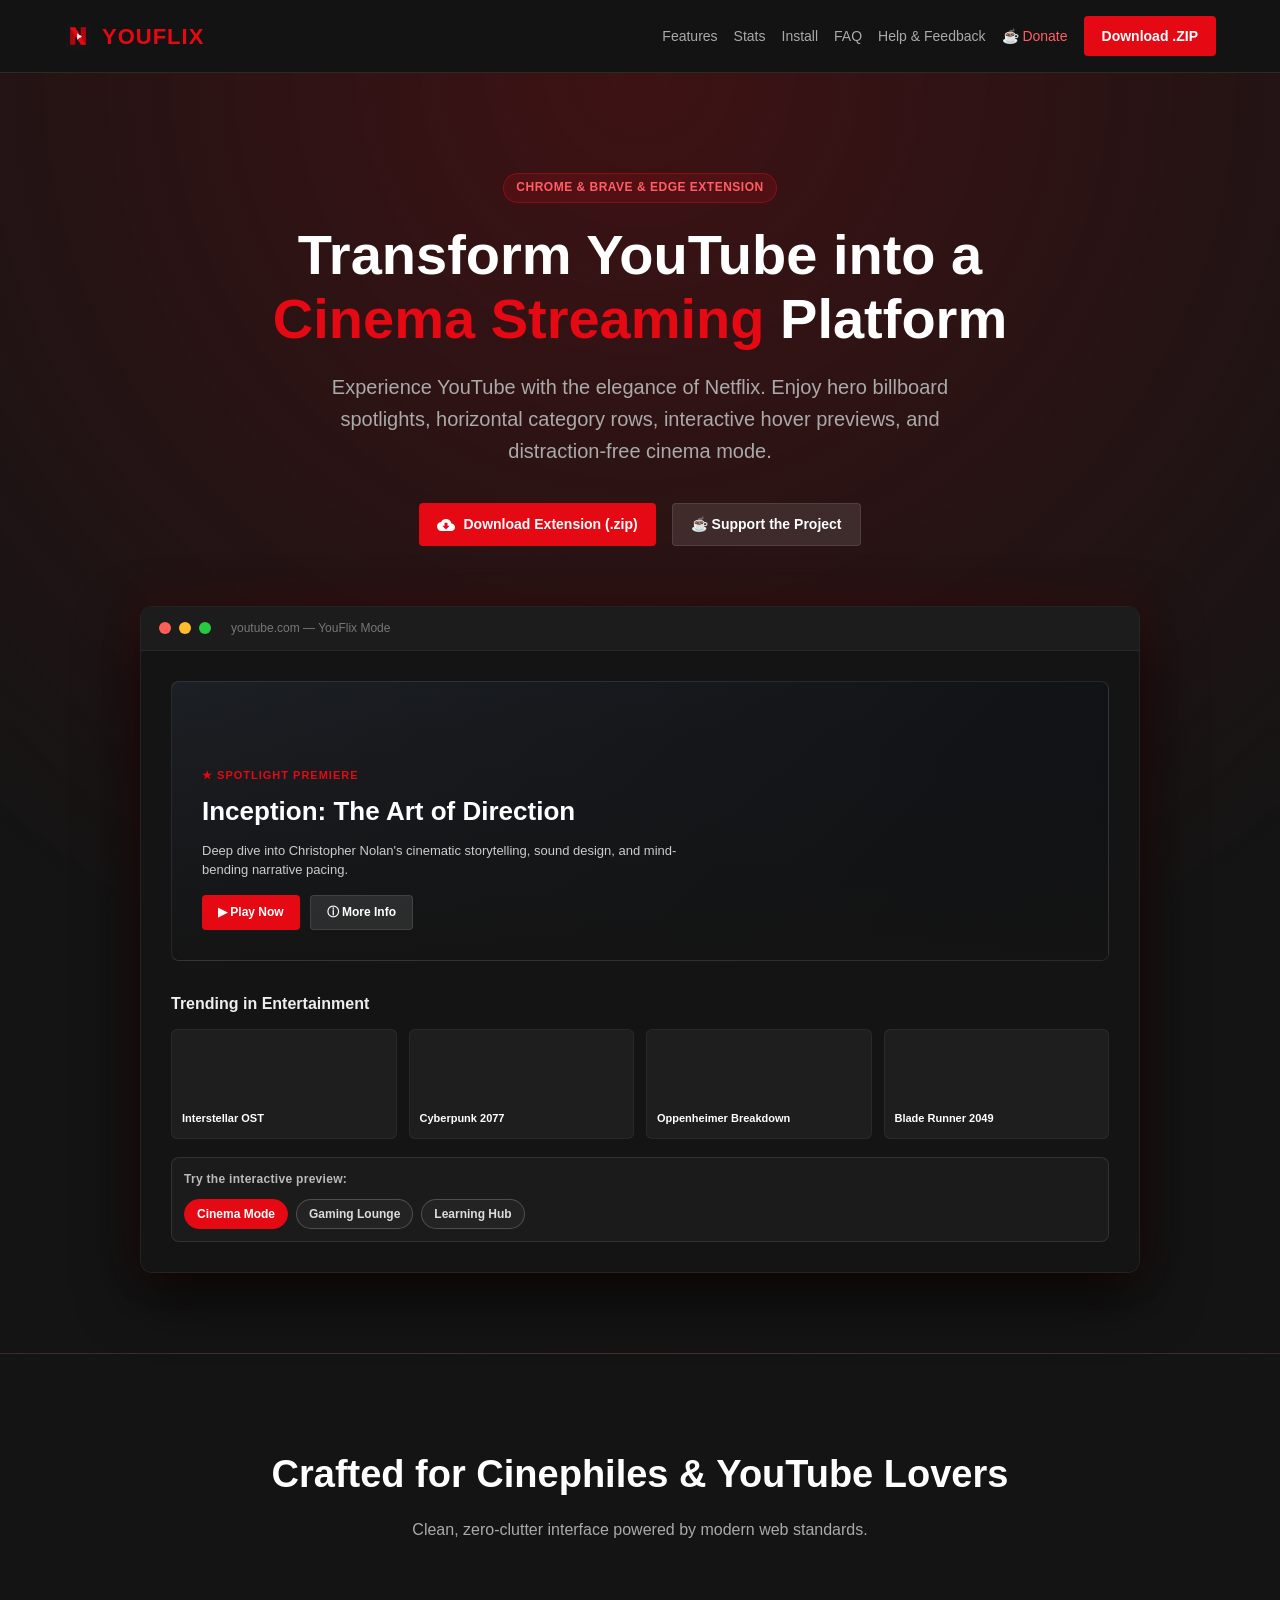
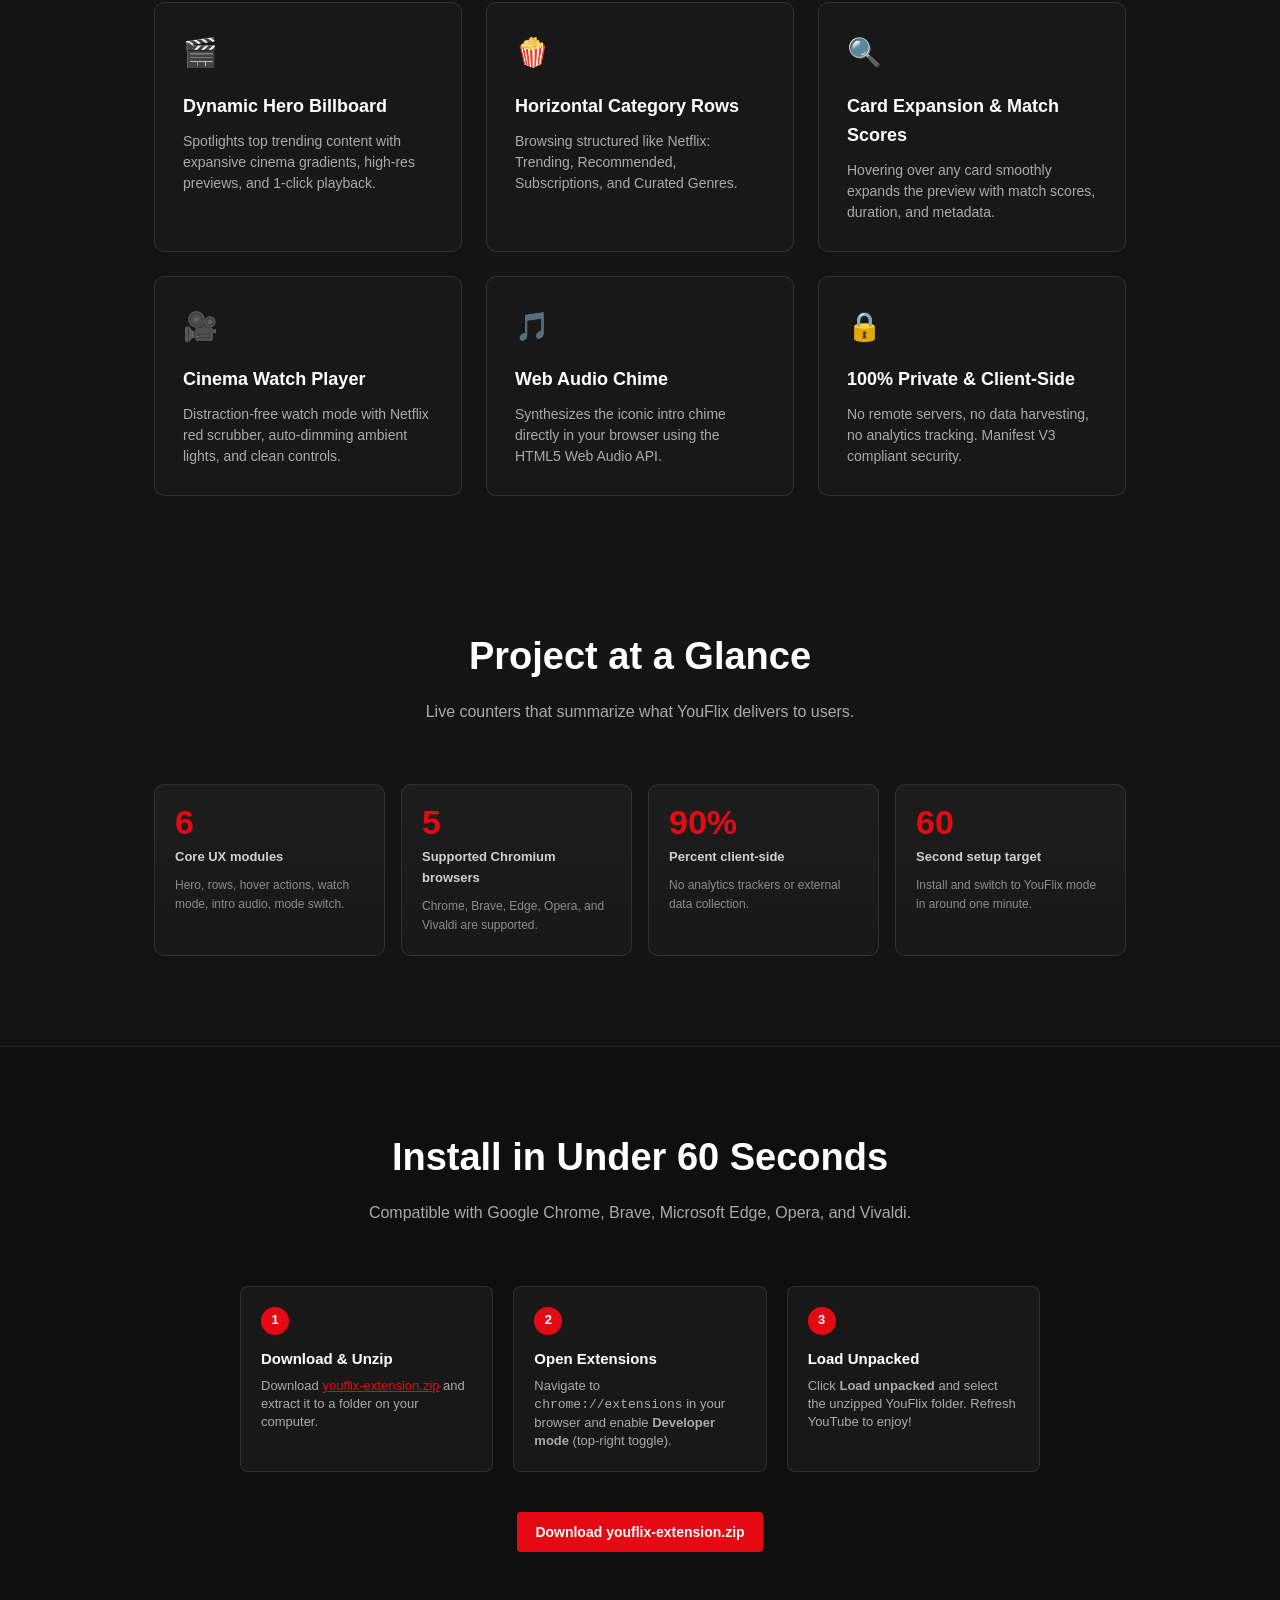
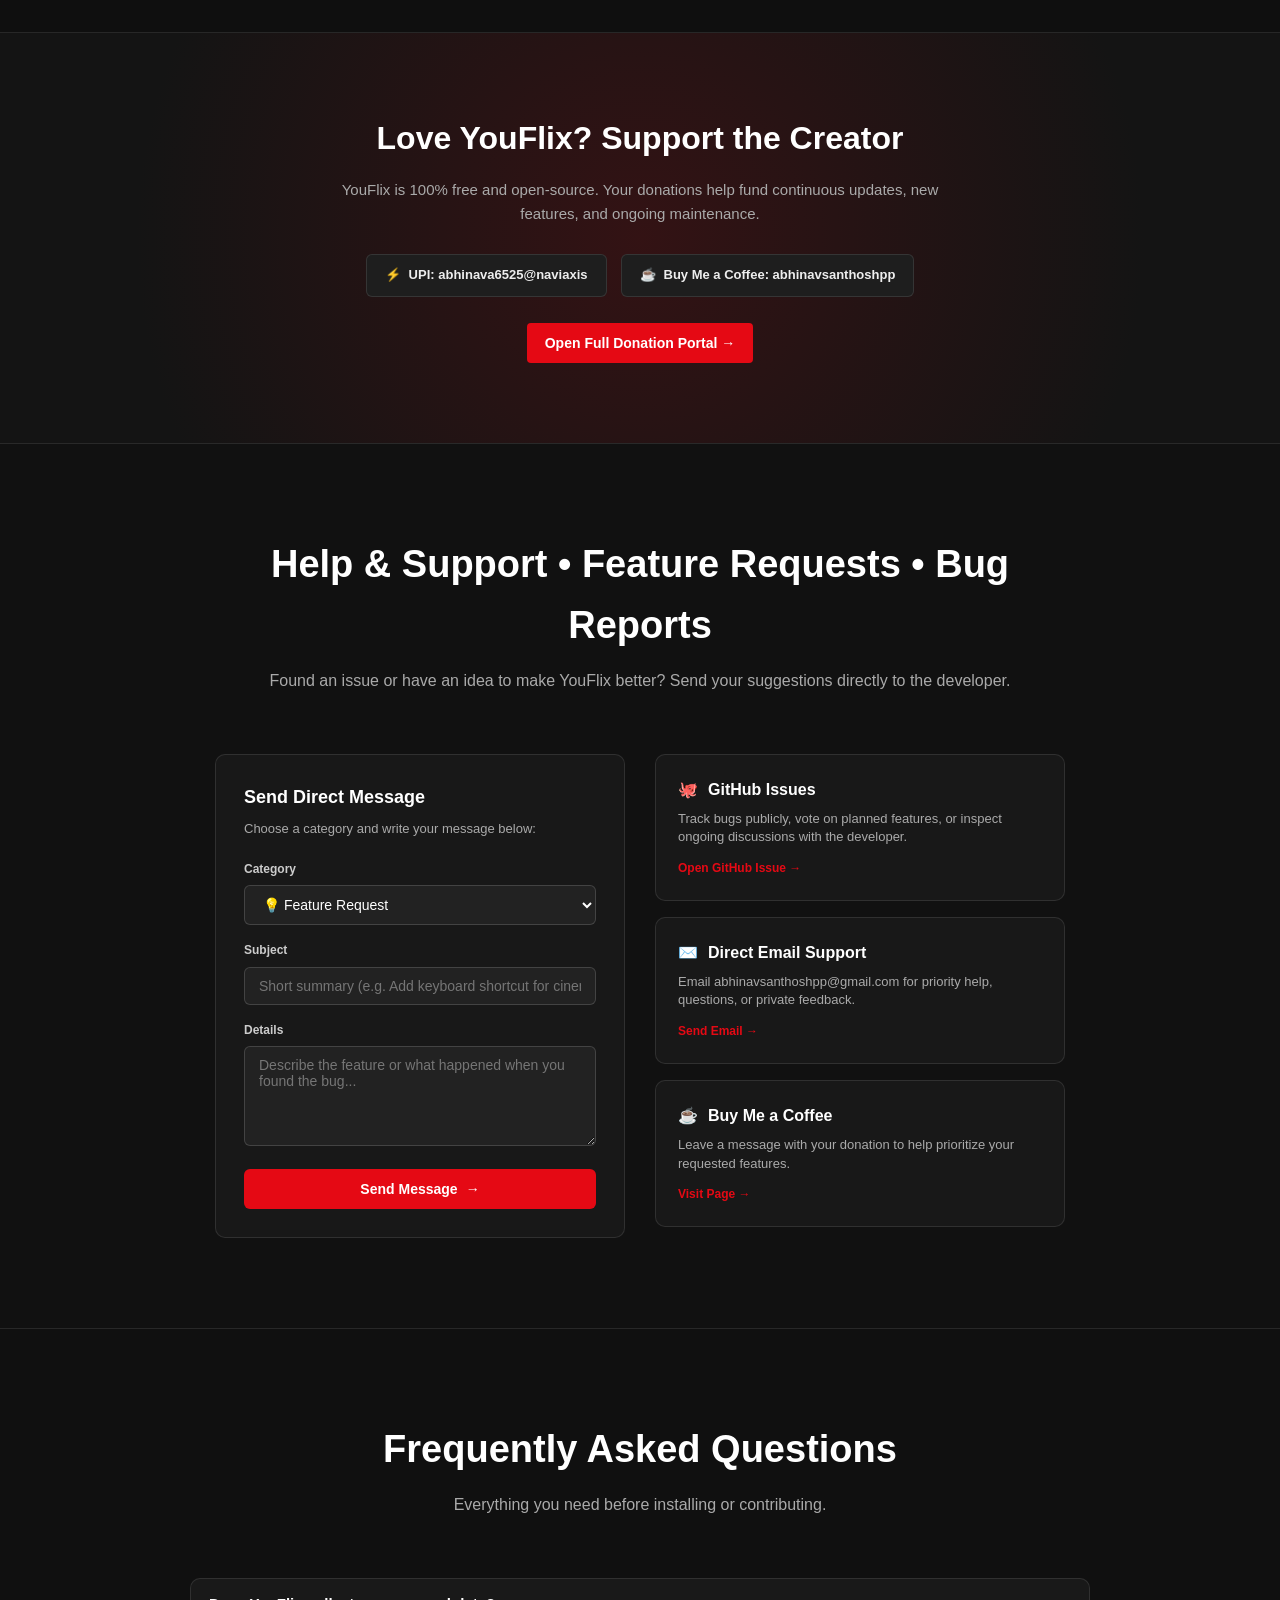
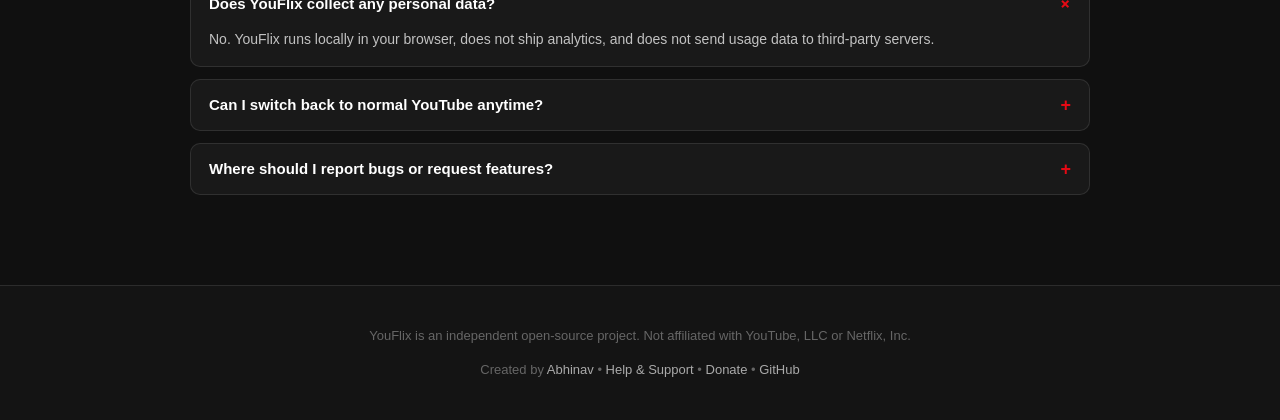
<file: index.html>
<!DOCTYPE html>
<html lang="en">
<head>
  <meta charset="UTF-8">
  <meta name="viewport" content="width=device-width, initial-scale=1.0">
  <title>YouFlix - Cinematic Streaming Experience for YouTube</title>
  <meta name="description" content="YouFlix transforms YouTube into an immersive Netflix-inspired cinema streaming platform with hero billboards, hover previews, and distraction-free viewing.">
  <link rel="icon" type="image/png" href="assets/icon32.png">
  <style>
    :root {
      --netflix-red: #E50914;
      --netflix-red-hover: #f40612;
      --bg-dark: #141414;
      --bg-card: #181818;
      --text-white: #FFFFFF;
      --text-gray: #AAAAAA;
      --border-color: rgba(255, 255, 255, 0.1);
      --font-family: -apple-system, BlinkMacSystemFont, "Segoe UI", Roboto, Helvetica, Arial, sans-serif;
    }

    * {
      box-sizing: border-box;
      margin: 0;
      padding: 0;
    }

    body {
      background-color: var(--bg-dark);
      color: var(--text-white);
      font-family: var(--font-family);
      line-height: 1.6;
      -webkit-font-smoothing: antialiased;
    }

    /* Navigation */
    .nav {
      position: sticky;
      top: 0;
      z-index: 100;
      background: rgba(20, 20, 20, 0.95);
      backdrop-filter: blur(10px);
      border-bottom: 1px solid var(--border-color);
      display: flex;
      align-items: center;
      justify-content: space-between;
      padding: 16px 5%;
    }

    .nav-logo {
      display: flex;
      align-items: center;
      gap: 10px;
      text-decoration: none;
      color: var(--netflix-red);
      font-weight: 900;
      font-size: 22px;
      letter-spacing: 1px;
    }

    .nav-logo img {
      width: 28px;
      height: 28px;
    }

    .nav-links {
      display: flex;
      align-items: center;
      gap: 16px;
    }

    .nav-link {
      color: var(--text-gray);
      text-decoration: none;
      font-size: 14px;
      font-weight: 500;
      transition: color 0.2s;
    }

    .nav-link:hover {
      color: var(--text-white);
    }

    .btn-cta {
      background: var(--netflix-red);
      color: var(--text-white);
      padding: 9px 18px;
      border-radius: 4px;
      text-decoration: none;
      font-size: 14px;
      font-weight: 700;
      transition: background 0.2s, transform 0.2s;
      display: inline-flex;
      align-items: center;
      gap: 8px;
    }

    .btn-cta:hover {
      background: var(--netflix-red-hover);
      transform: translateY(-1px);
    }

    .btn-secondary {
      background: rgba(255, 255, 255, 0.1);
      color: var(--text-white);
      padding: 9px 18px;
      border-radius: 4px;
      text-decoration: none;
      font-size: 14px;
      font-weight: 700;
      border: 1px solid var(--border-color);
      transition: background 0.2s;
      display: inline-flex;
      align-items: center;
      gap: 8px;
    }

    .btn-secondary:hover {
      background: rgba(255, 255, 255, 0.2);
    }

    /* Hero Section */
    .hero {
      position: relative;
      padding: 100px 5% 80px;
      display: flex;
      flex-direction: column;
      align-items: center;
      text-align: center;
      background: radial-gradient(circle at center top, rgba(229, 9, 20, 0.2) 0%, rgba(20, 20, 20, 1) 70%);
      border-bottom: 1px solid var(--border-color);
    }

    .badge {
      display: inline-block;
      background: rgba(229, 9, 20, 0.15);
      border: 1px solid rgba(229, 9, 20, 0.4);
      color: #ff5e66;
      font-size: 12px;
      font-weight: 700;
      padding: 4px 12px;
      border-radius: 20px;
      margin-bottom: 20px;
      letter-spacing: 0.5px;
    }

    .hero-title {
      font-size: clamp(32px, 5vw, 56px);
      font-weight: 900;
      line-height: 1.15;
      max-width: 850px;
      margin-bottom: 20px;
    }

    .hero-title span {
      color: var(--netflix-red);
    }

    .hero-subtitle {
      font-size: clamp(16px, 2vw, 20px);
      color: var(--text-gray);
      max-width: 680px;
      margin-bottom: 36px;
    }

    .hero-buttons {
      display: flex;
      gap: 16px;
      flex-wrap: wrap;
      justify-content: center;
    }

    /* Preview Showcase */
    .preview-container {
      margin: 60px auto 0;
      max-width: 1000px;
      width: 100%;
      border-radius: 12px;
      overflow: hidden;
      border: 1px solid var(--border-color);
      box-shadow: 0 20px 60px rgba(0, 0, 0, 0.8), 0 0 40px rgba(229, 9, 20, 0.15);
      background: #0b0b0b;
    }

    .preview-header {
      background: #1c1c1c;
      padding: 12px 18px;
      display: flex;
      align-items: center;
      gap: 8px;
      border-bottom: 1px solid rgba(255, 255, 255, 0.05);
    }

    .dot {
      width: 12px;
      height: 12px;
      border-radius: 50%;
      display: inline-block;
    }

    .dot.red { background: #ff5f56; }
    .dot.yellow { background: #ffbd2e; }
    .dot.green { background: #27c93f; }

    .preview-title {
      margin-left: 12px;
      font-size: 12px;
      color: #777;
    }

    .preview-body {
      position: relative;
      background: #141414;
      padding: 30px;
      text-align: left;
    }

    .billboard-mock {
      position: relative;
      height: 280px;
      border-radius: 8px;
      background: linear-gradient(135deg, #1c1f24 0%, #0d0f12 100%);
      border: 1px solid var(--border-color);
      padding: 30px;
      display: flex;
      flex-direction: column;
      justify-content: flex-end;
      overflow: hidden;
    }

    .billboard-mock::before {
      content: "";
      position: absolute;
      inset: 0;
      background: linear-gradient(to top, rgba(20,20,20,0.95) 0%, rgba(20,20,20,0.3) 60%, transparent 100%);
      z-index: 1;
    }

    .billboard-content {
      position: relative;
      z-index: 2;
      max-width: 500px;
    }

    .billboard-tag {
      font-size: 11px;
      font-weight: 800;
      color: var(--netflix-red);
      letter-spacing: 1px;
      margin-bottom: 6px;
    }

    .billboard-title {
      font-size: 26px;
      font-weight: 900;
      margin-bottom: 10px;
    }

    .billboard-desc {
      font-size: 13px;
      color: #ccc;
      line-height: 1.4;
      margin-bottom: 16px;
    }

    .mock-row {
      margin-top: 30px;
    }

    .mock-row-title {
      font-size: 16px;
      font-weight: 700;
      margin-bottom: 12px;
      color: #eee;
    }

    .mock-cards {
      display: grid;
      grid-template-columns: repeat(auto-fill, minmax(180px, 1fr));
      gap: 12px;
    }

    .mock-card {
      background: #1e1e1e;
      border-radius: 6px;
      height: 110px;
      border: 1px solid rgba(255, 255, 255, 0.05);
      position: relative;
      overflow: hidden;
      display: flex;
      align-items: flex-end;
      padding: 10px;
      transition: transform 0.2s, border-color 0.2s;
    }

    .mock-card:hover {
      transform: scale(1.04);
      border-color: rgba(229, 9, 20, 0.5);
    }

    .mock-card-label {
      font-size: 11px;
      font-weight: 600;
      color: #fff;
    }

    /* Features Section */
    .features {
      padding: 90px 5%;
      max-width: 1100px;
      margin: 0 auto;
    }

    .section-header {
      text-align: center;
      margin-bottom: 60px;
    }

    .section-header h2 {
      font-size: clamp(26px, 3.5vw, 38px);
      font-weight: 800;
      margin-bottom: 12px;
    }

    .section-header p {
      color: var(--text-gray);
      font-size: 16px;
    }

    .feature-grid {
      display: grid;
      grid-template-columns: repeat(auto-fit, minmax(300px, 1fr));
      gap: 24px;
    }

    .feature-card {
      background: var(--bg-card);
      border: 1px solid var(--border-color);
      border-radius: 10px;
      padding: 28px;
      transition: transform 0.2s, border-color 0.2s;
    }

    .feature-card:hover {
      transform: translateY(-4px);
      border-color: rgba(229, 9, 20, 0.4);
    }

    .feature-icon {
      font-size: 28px;
      margin-bottom: 16px;
      display: inline-block;
    }

    .feature-card h3 {
      font-size: 18px;
      font-weight: 700;
      margin-bottom: 10px;
    }

    .feature-card p {
      font-size: 14px;
      color: var(--text-gray);
      line-height: 1.5;
    }

    /* Installation Section */
    .install {
      background: #0f0f0f;
      border-top: 1px solid var(--border-color);
      border-bottom: 1px solid var(--border-color);
      padding: 80px 5%;
      text-align: center;
    }

    .install-container {
      max-width: 800px;
      margin: 0 auto;
    }

    .steps {
      display: grid;
      grid-template-columns: repeat(auto-fit, minmax(220px, 1fr));
      gap: 20px;
      margin: 40px 0;
      text-align: left;
    }

    .step-box {
      background: var(--bg-card);
      border: 1px solid var(--border-color);
      border-radius: 8px;
      padding: 20px;
    }

    .step-num {
      width: 28px;
      height: 28px;
      border-radius: 50%;
      background: var(--netflix-red);
      color: #fff;
      display: flex;
      align-items: center;
      justify-content: center;
      font-size: 13px;
      font-weight: 800;
      margin-bottom: 12px;
    }

    .step-box h4 {
      font-size: 15px;
      font-weight: 700;
      margin-bottom: 6px;
    }

    .step-box p {
      font-size: 13px;
      color: var(--text-gray);
      line-height: 1.4;
    }

    /* Support / Donation Banner */
    .support-banner {
      padding: 80px 5%;
      background: radial-gradient(circle at center, rgba(229, 9, 20, 0.15) 0%, rgba(20, 20, 20, 1) 75%);
      text-align: center;
    }

    .support-content {
      max-width: 650px;
      margin: 0 auto;
    }

    .support-content h2 {
      font-size: 32px;
      font-weight: 800;
      margin-bottom: 14px;
    }

    .support-content p {
      font-size: 15px;
      color: var(--text-gray);
      margin-bottom: 28px;
    }

    .support-channels {
      display: flex;
      justify-content: center;
      gap: 14px;
      flex-wrap: wrap;
    }

    .support-badge {
      background: #1e1e1e;
      border: 1px solid var(--border-color);
      border-radius: 6px;
      padding: 10px 18px;
      font-size: 13px;
      font-weight: 600;
      color: #eee;
      display: flex;
      align-items: center;
      gap: 8px;
    }

    /* Footer */
    footer {
      padding: 40px 5%;
      border-top: 1px solid var(--border-color);
      display: flex;
      flex-direction: column;
      align-items: center;
      gap: 14px;
      font-size: 13px;
      color: #666;
      text-align: center;
    }

    footer a {
      color: #aaa;
      text-decoration: none;
    }

    footer a:hover {
      color: var(--text-white);
    }

    /* Help & Feedback Section */
    .feedback-section {
      padding: 90px 5%;
      background: #111111;
      border-top: 1px solid var(--border-color);
    }

    .feedback-container {
      max-width: 850px;
      margin: 0 auto;
    }

    .feedback-grid {
      display: grid;
      grid-template-columns: 1fr 1fr;
      gap: 30px;
      margin-top: 40px;
    }

    @media (max-width: 768px) {
      .feedback-grid {
        grid-template-columns: 1fr;
      }
    }

    .feedback-form-card {
      background: var(--bg-card);
      border: 1px solid var(--border-color);
      border-radius: 10px;
      padding: 28px;
    }

    .feedback-form-card h3 {
      font-size: 18px;
      font-weight: 700;
      margin-bottom: 8px;
      color: #fff;
    }

    .feedback-form-card p {
      font-size: 13px;
      color: var(--text-gray);
      margin-bottom: 20px;
    }

    .form-group {
      margin-bottom: 16px;
    }

    .form-group label {
      display: block;
      font-size: 12px;
      font-weight: 600;
      color: #ccc;
      margin-bottom: 6px;
    }

    .form-control {
      width: 100%;
      background: #222222;
      border: 1px solid rgba(255, 255, 255, 0.15);
      border-radius: 6px;
      padding: 10px 14px;
      color: #fff;
      font-size: 14px;
      font-family: inherit;
      transition: border-color 0.2s, box-shadow 0.2s;
    }

    .form-control:focus {
      outline: none;
      border-color: var(--netflix-red);
      box-shadow: 0 0 0 3px rgba(229, 9, 20, 0.25);
    }

    textarea.form-control {
      resize: vertical;
      min-height: 100px;
    }

    .btn-submit {
      width: 100%;
      background: var(--netflix-red);
      color: #fff;
      border: none;
      border-radius: 6px;
      padding: 12px;
      font-size: 14px;
      font-weight: 700;
      cursor: pointer;
      transition: background 0.2s, transform 0.2s;
      display: flex;
      align-items: center;
      justify-content: center;
      gap: 8px;
    }

    .btn-submit:hover {
      background: var(--netflix-red-hover);
      transform: translateY(-1px);
    }

    .support-channels-card {
      display: flex;
      flex-direction: column;
      gap: 16px;
    }

    .channel-box {
      background: var(--bg-card);
      border: 1px solid var(--border-color);
      border-radius: 10px;
      padding: 22px;
      display: flex;
      flex-direction: column;
      gap: 8px;
      transition: border-color 0.2s, transform 0.2s;
      text-decoration: none;
      color: inherit;
    }

    .channel-box:hover {
      border-color: rgba(229, 9, 20, 0.4);
      transform: translateY(-2px);
    }

    .channel-header {
      display: flex;
      align-items: center;
      gap: 10px;
      font-size: 16px;
      font-weight: 700;
      color: #fff;
    }

    .channel-desc {
      font-size: 13px;
      color: var(--text-gray);
      line-height: 1.4;
    }

    .channel-action {
      font-size: 12px;
      font-weight: 700;
      color: var(--netflix-red);
      margin-top: 4px;
      display: flex;
      align-items: center;
      gap: 4px;
    }

    /* Interactive Demo Controls */
    .demo-controls {
      margin-top: 18px;
      background: rgba(255, 255, 255, 0.03);
      border: 1px solid rgba(255, 255, 255, 0.1);
      border-radius: 8px;
      padding: 12px;
    }

    .demo-controls p {
      font-size: 12px;
      color: #bbb;
      margin-bottom: 10px;
      font-weight: 600;
      letter-spacing: 0.3px;
    }

    .demo-pills {
      display: flex;
      flex-wrap: wrap;
      gap: 8px;
    }

    .demo-pill {
      border: 1px solid rgba(255, 255, 255, 0.2);
      background: #232323;
      color: #ddd;
      border-radius: 999px;
      padding: 7px 12px;
      font-size: 12px;
      font-weight: 700;
      cursor: pointer;
      transition: all 0.2s ease;
    }

    .demo-pill:hover,
    .demo-pill.active {
      background: var(--netflix-red);
      border-color: var(--netflix-red);
      color: #fff;
    }

    /* Live Stats */
    .live-stats {
      padding: 40px 5% 90px;
      max-width: 1100px;
      margin: 0 auto;
    }

    .stats-grid {
      display: grid;
      grid-template-columns: repeat(auto-fit, minmax(220px, 1fr));
      gap: 16px;
    }

    .stat-card {
      background: linear-gradient(180deg, rgba(255,255,255,0.04), rgba(255,255,255,0.02));
      border: 1px solid var(--border-color);
      border-radius: 10px;
      padding: 20px;
    }

    .stat-number {
      font-size: 34px;
      font-weight: 900;
      color: var(--netflix-red);
      line-height: 1;
      margin-bottom: 8px;
    }

    .stat-label {
      color: #d0d0d0;
      font-size: 13px;
      font-weight: 600;
    }

    .stat-note {
      color: #8c8c8c;
      font-size: 12px;
      margin-top: 8px;
    }

    /* FAQ */
    .faq-section {
      padding: 90px 5%;
      border-top: 1px solid var(--border-color);
      background: #101010;
    }

    .faq-container {
      max-width: 900px;
      margin: 0 auto;
    }

    .faq-list {
      margin-top: 28px;
      display: flex;
      flex-direction: column;
      gap: 12px;
    }

    .faq-item {
      border: 1px solid var(--border-color);
      border-radius: 10px;
      background: #191919;
      overflow: hidden;
    }

    .faq-question {
      width: 100%;
      text-align: left;
      border: none;
      background: transparent;
      color: #fff;
      font-size: 15px;
      font-weight: 700;
      padding: 16px 18px;
      cursor: pointer;
      display: flex;
      align-items: center;
      justify-content: space-between;
      gap: 12px;
    }

    .faq-question span:last-child {
      color: var(--netflix-red);
      font-size: 18px;
      line-height: 1;
    }

    .faq-answer {
      padding: 0 18px;
      max-height: 0;
      overflow: hidden;
      color: #c2c2c2;
      font-size: 14px;
      line-height: 1.5;
      transition: max-height 0.2s ease, padding 0.2s ease;
    }

    .faq-item.open .faq-answer {
      max-height: 180px;
      padding: 0 18px 16px;
    }

    .faq-item.open .faq-question span:last-child {
      transform: rotate(45deg);
    }

    @media (max-width: 600px) {
      .hero { padding: 60px 5% 50px; }
      .billboard-mock { height: auto; padding: 20px; }
      .nav-links {
        gap: 10px;
        flex-wrap: wrap;
        justify-content: flex-end;
      }
      .btn-cta,
      .btn-secondary {
        padding: 8px 12px;
        font-size: 12px;
      }
    }
  </style>
</head>
<body>

  <!-- Top Navigation -->
  <nav class="nav">
    <a href="#" class="nav-logo">
      <img src="assets/icon32.png" alt="YouFlix logo">
      YOUFLIX
    </a>
    <div class="nav-links">
      <a href="#features" class="nav-link">Features</a>
      <a href="#stats" class="nav-link">Stats</a>
      <a href="#install" class="nav-link">Install</a>
      <a href="#faq" class="nav-link">FAQ</a>
      <a href="#feedback" class="nav-link">Help & Feedback</a>
      <a href="donate.html" class="nav-link" style="color:#ff5e66;">☕ Donate</a>
      <a href="youflix-extension.zip" download class="btn-cta">
        <span>Download .ZIP</span>
      </a>
    </div>
  </nav>

  <!-- Hero Section -->
  <header class="hero">
    <div class="badge">CHROME & BRAVE & EDGE EXTENSION</div>
    <h1 class="hero-title">Transform YouTube into a <span>Cinema Streaming</span> Platform</h1>
    <p class="hero-subtitle">
      Experience YouTube with the elegance of Netflix. Enjoy hero billboard spotlights, horizontal category rows, interactive hover previews, and distraction-free cinema mode.
    </p>
    <div class="hero-buttons">
      <a href="youflix-extension.zip" download class="btn-cta">
        <svg width="18" height="18" viewBox="0 0 24 24" fill="currentColor">
          <path d="M19.35 10.04C18.67 6.59 15.64 4 12 4 9.11 4 6.6 5.64 5.35 8.04 2.34 8.36 0 10.91 0 14c0 3.31 2.69 6 6 6h13c2.76 0 5-2.24 5-5 0-2.64-2.05-4.78-4.65-4.96zM17 13l-5 5-5-5h3V9h4v4h3z"/>
        </svg>
        Download Extension (.zip)
      </a>
      <a href="donate.html" class="btn-secondary">
        ☕ Support the Project
      </a>
    </div>

    <!-- Live Mock Preview -->
    <div class="preview-container">
      <div class="preview-header">
        <span class="dot red"></span>
        <span class="dot yellow"></span>
        <span class="dot green"></span>
        <span class="preview-title">youtube.com — YouFlix Mode</span>
      </div>
      <div class="preview-body">
        <div class="billboard-mock">
          <div class="billboard-content">
            <div class="billboard-tag" id="demo-tag">★ SPOTLIGHT PREMIERE</div>
            <h2 class="billboard-title" id="demo-title">Inception: The Art of Direction</h2>
            <p class="billboard-desc" id="demo-desc">Deep dive into Christopher Nolan's cinematic storytelling, sound design, and mind-bending narrative pacing.</p>
            <div style="display:flex; gap:10px;">
              <span class="btn-cta" style="padding:7px 16px; font-size:12px; cursor:pointer;">▶ Play Now</span>
              <span class="btn-secondary" style="padding:7px 16px; font-size:12px; cursor:pointer;">ⓘ More Info</span>
            </div>
          </div>
        </div>

        <div class="mock-row">
          <div class="mock-row-title" id="demo-row-title">Trending in Entertainment</div>
          <div class="mock-cards" id="demo-cards">
            <div class="mock-card"><span class="mock-card-label">Interstellar OST</span></div>
            <div class="mock-card"><span class="mock-card-label">Cyberpunk 2077</span></div>
            <div class="mock-card"><span class="mock-card-label">Oppenheimer Breakdown</span></div>
            <div class="mock-card"><span class="mock-card-label">Blade Runner 2049</span></div>
          </div>
        </div>

        <div class="demo-controls">
          <p>Try the interactive preview:</p>
          <div class="demo-pills" id="demo-pills">
            <button type="button" class="demo-pill active" data-demo="cinema">Cinema Mode</button>
            <button type="button" class="demo-pill" data-demo="gaming">Gaming Lounge</button>
            <button type="button" class="demo-pill" data-demo="education">Learning Hub</button>
          </div>
        </div>
      </div>
    </div>
  </header>

  <!-- Features Grid -->
  <section class="features" id="features">
    <div class="section-header">
      <h2>Crafted for Cinephiles & YouTube Lovers</h2>
      <p>Clean, zero-clutter interface powered by modern web standards.</p>
    </div>

    <div class="feature-grid">
      <div class="feature-card">
        <span class="feature-icon">🎬</span>
        <h3>Dynamic Hero Billboard</h3>
        <p>Spotlights top trending content with expansive cinema gradients, high-res previews, and 1-click playback.</p>
      </div>

      <div class="feature-card">
        <span class="feature-icon">🍿</span>
        <h3>Horizontal Category Rows</h3>
        <p>Browsing structured like Netflix: Trending, Recommended, Subscriptions, and Curated Genres.</p>
      </div>

      <div class="feature-card">
        <span class="feature-icon">🔍</span>
        <h3>Card Expansion & Match Scores</h3>
        <p>Hovering over any card smoothly expands the preview with match scores, duration, and metadata.</p>
      </div>

      <div class="feature-card">
        <span class="feature-icon">🎥</span>
        <h3>Cinema Watch Player</h3>
        <p>Distraction-free watch mode with Netflix red scrubber, auto-dimming ambient lights, and clean controls.</p>
      </div>

      <div class="feature-card">
        <span class="feature-icon">🎵</span>
        <h3>Web Audio Chime</h3>
        <p>Synthesizes the iconic intro chime directly in your browser using the HTML5 Web Audio API.</p>
      </div>

      <div class="feature-card">
        <span class="feature-icon">🔒</span>
        <h3>100% Private & Client-Side</h3>
        <p>No remote servers, no data harvesting, no analytics tracking. Manifest V3 compliant security.</p>
      </div>
    </div>
  </section>

  <section class="live-stats" id="stats">
    <div class="section-header">
      <h2>Project at a Glance</h2>
      <p>Live counters that summarize what YouFlix delivers to users.</p>
    </div>
    <div class="stats-grid">
      <div class="stat-card">
        <div class="stat-number" data-target="6">0</div>
        <div class="stat-label">Core UX modules</div>
        <div class="stat-note">Hero, rows, hover actions, watch mode, intro audio, mode switch.</div>
      </div>
      <div class="stat-card">
        <div class="stat-number" data-target="5">0</div>
        <div class="stat-label">Supported Chromium browsers</div>
        <div class="stat-note">Chrome, Brave, Edge, Opera, and Vivaldi are supported.</div>
      </div>
      <div class="stat-card">
        <div class="stat-number" data-target="100">0</div>
        <div class="stat-label">Percent client-side</div>
        <div class="stat-note">No analytics trackers or external data collection.</div>
      </div>
      <div class="stat-card">
        <div class="stat-number" data-target="60">0</div>
        <div class="stat-label">Second setup target</div>
        <div class="stat-note">Install and switch to YouFlix mode in around one minute.</div>
      </div>
    </div>
  </section>

  <!-- Installation Steps -->
  <section class="install" id="install">
    <div class="install-container">
      <div class="section-header">
        <h2>Install in Under 60 Seconds</h2>
        <p>Compatible with Google Chrome, Brave, Microsoft Edge, Opera, and Vivaldi.</p>
      </div>

      <div class="steps">
        <div class="step-box">
          <div class="step-num">1</div>
          <h4>Download & Unzip</h4>
          <p>Download <a href="youflix-extension.zip" download style="color:#E50914;">youflix-extension.zip</a> and extract it to a folder on your computer.</p>
        </div>

        <div class="step-box">
          <div class="step-num">2</div>
          <h4>Open Extensions</h4>
          <p>Navigate to <code>chrome://extensions</code> in your browser and enable <strong>Developer mode</strong> (top-right toggle).</p>
        </div>

        <div class="step-box">
          <div class="step-num">3</div>
          <h4>Load Unpacked</h4>
          <p>Click <strong>Load unpacked</strong> and select the unzipped YouFlix folder. Refresh YouTube to enjoy!</p>
        </div>
      </div>

      <a href="youflix-extension.zip" download class="btn-cta">
        Download youflix-extension.zip
      </a>
    </div>
  </section>

  <!-- Support & Donations -->
  <section class="support-banner">
    <div class="support-content">
      <h2>Love YouFlix? Support the Creator</h2>
      <p>YouFlix is 100% free and open-source. Your donations help fund continuous updates, new features, and ongoing maintenance.</p>
      
      <div class="support-channels">
        <div class="support-badge">
          <span>⚡</span>
          <span>UPI: abhinava6525@naviaxis</span>
        </div>
        <div class="support-badge">
          <span>☕</span>
          <span>Buy Me a Coffee: abhinavsanthoshpp</span>
        </div>
      </div>

      <div style="margin-top: 26px;">
        <a href="donate.html" class="btn-cta">
          Open Full Donation Portal →
        </a>
      </div>
    </div>
  </section>

  <!-- Help & Feedback Section -->
  <section class="feedback-section" id="feedback">
    <div class="feedback-container">
      <div class="section-header">
        <h2>Help & Support • Feature Requests • Bug Reports</h2>
        <p>Found an issue or have an idea to make YouFlix better? Send your suggestions directly to the developer.</p>
      </div>

      <div class="feedback-grid">
        <!-- Interactive Form -->
        <div class="feedback-form-card">
          <h3>Send Direct Message</h3>
          <p>Choose a category and write your message below:</p>

          <form id="support-form" onsubmit="handleSupportSubmit(event)">
            <div class="form-group">
              <label for="feedback-type">Category</label>
              <select id="feedback-type" class="form-control" required>
                <option value="💡 Feature Request">💡 Feature Request</option>
                <option value="🐛 Bug Report">🐛 Bug Report</option>
                <option value="❓ Question / Help">❓ Question / Help</option>
                <option value="💬 General Feedback">💬 General Feedback</option>
              </select>
            </div>

            <div class="form-group">
              <label for="feedback-subject">Subject</label>
              <input type="text" id="feedback-subject" class="form-control" placeholder="Short summary (e.g. Add keyboard shortcut for cinema mode)" required>
            </div>

            <div class="form-group">
              <label for="feedback-message">Details</label>
              <textarea id="feedback-message" class="form-control" placeholder="Describe the feature or what happened when you found the bug..." required></textarea>
            </div>

            <button type="submit" class="btn-submit">
              <span>Send Message</span>
              <span>→</span>
            </button>
          </form>
        </div>

        <!-- Quick Channel Cards -->
        <div class="support-channels-card">
          <a href="https://github.com/abhinavsanthoshpp/youflix/issues/new" target="_blank" rel="noopener" class="channel-box">
            <div class="channel-header">
              <span>🐙</span>
              <span>GitHub Issues</span>
            </div>
            <div class="channel-desc">
              Track bugs publicly, vote on planned features, or inspect ongoing discussions with the developer.
            </div>
            <div class="channel-action">Open GitHub Issue →</div>
          </a>

          <a href="mailto:abhinavsanthoshpp@gmail.com?subject=YouFlix%20Support" class="channel-box">
            <div class="channel-header">
              <span>✉️</span>
              <span>Direct Email Support</span>
            </div>
            <div class="channel-desc">
              Email abhinavsanthoshpp@gmail.com for priority help, questions, or private feedback.
            </div>
            <div class="channel-action">Send Email →</div>
          </a>

          <a href="https://buymeacoffee.com/abhinavsanthoshpp" target="_blank" rel="noopener" class="channel-box">
            <div class="channel-header">
              <span>☕</span>
              <span>Buy Me a Coffee</span>
            </div>
            <div class="channel-desc">
              Leave a message with your donation to help prioritize your requested features.
            </div>
            <div class="channel-action">Visit Page →</div>
          </a>
        </div>
      </div>
    </div>
  </section>

  <section class="faq-section" id="faq">
    <div class="faq-container">
      <div class="section-header">
        <h2>Frequently Asked Questions</h2>
        <p>Everything you need before installing or contributing.</p>
      </div>
      <div class="faq-list" id="faq-list">
        <div class="faq-item open">
          <button type="button" class="faq-question">
            <span>Does YouFlix collect any personal data?</span>
            <span>+</span>
          </button>
          <div class="faq-answer">No. YouFlix runs locally in your browser, does not ship analytics, and does not send usage data to third-party servers.</div>
        </div>
        <div class="faq-item">
          <button type="button" class="faq-question">
            <span>Can I switch back to normal YouTube anytime?</span>
            <span>+</span>
          </button>
          <div class="faq-answer">Yes. Use the YouFlix mode switcher in the header or popup to instantly return to the default YouTube interface.</div>
        </div>
        <div class="faq-item">
          <button type="button" class="faq-question">
            <span>Where should I report bugs or request features?</span>
            <span>+</span>
          </button>
          <div class="faq-answer">Use the Help & Feedback section below, open a GitHub issue, or send a direct email through the support card links.</div>
        </div>
      </div>
    </div>
  </section>

  <!-- Footer -->
  <footer>
    <div>
      YouFlix is an independent open-source project. Not affiliated with YouTube, LLC or Netflix, Inc.
    </div>
    <div>
      Created by <a href="https://buymeacoffee.com/abhinavsanthoshpp" target="_blank" rel="noopener">Abhinav</a> • <a href="#feedback">Help & Support</a> • <a href="donate.html">Donate</a> • <a href="https://github.com/abhinavsanthoshpp" target="_blank" rel="noopener">GitHub</a>
    </div>
  </footer>

  <script>
    const DEMO_VARIANTS = {
      cinema: {
        tag: '★ SPOTLIGHT PREMIERE',
        title: 'Inception: The Art of Direction',
        desc: "Deep dive into Christopher Nolan's cinematic storytelling, sound design, and mind-bending narrative pacing.",
        rowTitle: 'Trending in Entertainment',
        cards: ['Interstellar OST', 'Cyberpunk 2077', 'Oppenheimer Breakdown', 'Blade Runner 2049']
      },
      gaming: {
        tag: '🎮 LIVE SERIES',
        title: 'Open-World Games Documentary',
        desc: 'Explore open-world design, speedrun culture, and creator reactions with premium cinematic layout.',
        rowTitle: 'Gaming Highlights',
        cards: ['GTA VI Theory', 'Elden Ring Lore', 'Valorant Masterclass', 'Minecraft Cinematics']
      },
      education: {
        tag: '📚 LEARNING SPOTLIGHT',
        title: 'AI & Web Engineering Mastery',
        desc: 'Learn practical AI tools, frontend architecture, and product workflows in an immersive, focused feed.',
        rowTitle: 'Learning Essentials',
        cards: ['System Design 101', 'LLM Prompting', 'CSS Architecture', 'JavaScript Deep Dive']
      }
    };

    function updateDemo(variantKey) {
      const variant = DEMO_VARIANTS[variantKey];
      if (!variant) return;

      document.getElementById('demo-tag').textContent = variant.tag;
      document.getElementById('demo-title').textContent = variant.title;
      document.getElementById('demo-desc').textContent = variant.desc;
      document.getElementById('demo-row-title').textContent = variant.rowTitle;

      const cardsRoot = document.getElementById('demo-cards');
      cardsRoot.innerHTML = variant.cards
        .map((card) => `<div class="mock-card"><span class="mock-card-label">${card}</span></div>`)
        .join('');
    }

    function initDemoControls() {
      const pills = document.querySelectorAll('.demo-pill');
      pills.forEach((pill) => {
        pill.addEventListener('click', () => {
          pills.forEach((btn) => btn.classList.remove('active'));
          pill.classList.add('active');
          updateDemo(pill.dataset.demo);
        });
      });
    }

    function animateStats() {
      const statNumbers = document.querySelectorAll('.stat-number');
      statNumbers.forEach((node) => {
        const target = Number(node.dataset.target || 0);
        let current = 0;
        const step = Math.max(1, Math.ceil(target / 40));
        const timer = setInterval(() => {
          current += step;
          if (current >= target) {
            current = target;
            clearInterval(timer);
          }
          node.textContent = `${current}${target === 100 ? '%' : ''}`;
        }, 25);
      });
    }

    function initStatsObserver() {
      const statsSection = document.getElementById('stats');
      if (!statsSection) return;

      const observer = new IntersectionObserver((entries) => {
        entries.forEach((entry) => {
          if (entry.isIntersecting) {
            animateStats();
            observer.disconnect();
          }
        });
      }, { threshold: 0.35 });

      observer.observe(statsSection);
    }

    function initFaq() {
      document.querySelectorAll('.faq-question').forEach((button) => {
        button.addEventListener('click', () => {
          const parent = button.closest('.faq-item');
          const isOpen = parent.classList.contains('open');

          document.querySelectorAll('.faq-item').forEach((item) => item.classList.remove('open'));
          if (!isOpen) parent.classList.add('open');
        });
      });
    }

    function handleSupportSubmit(e) {
      e.preventDefault();
      const type = document.getElementById('feedback-type').value;
      const subject = document.getElementById('feedback-subject').value;
      const message = document.getElementById('feedback-message').value;

      const fullSubject = encodeURIComponent(`[YouFlix] ${type}: ${subject}`);
      const body = encodeURIComponent(`Category: ${type}\nSubject: ${subject}\n\nDetails:\n${message}\n\n---\nSent via YouFlix Web Portal`);

      window.location.href = `mailto:abhinavsanthoshpp@gmail.com?subject=${fullSubject}&body=${body}`;
    }

    document.addEventListener('DOMContentLoaded', () => {
      initDemoControls();
      initStatsObserver();
      initFaq();
    });
  </script>

</body>
</html>
</file>
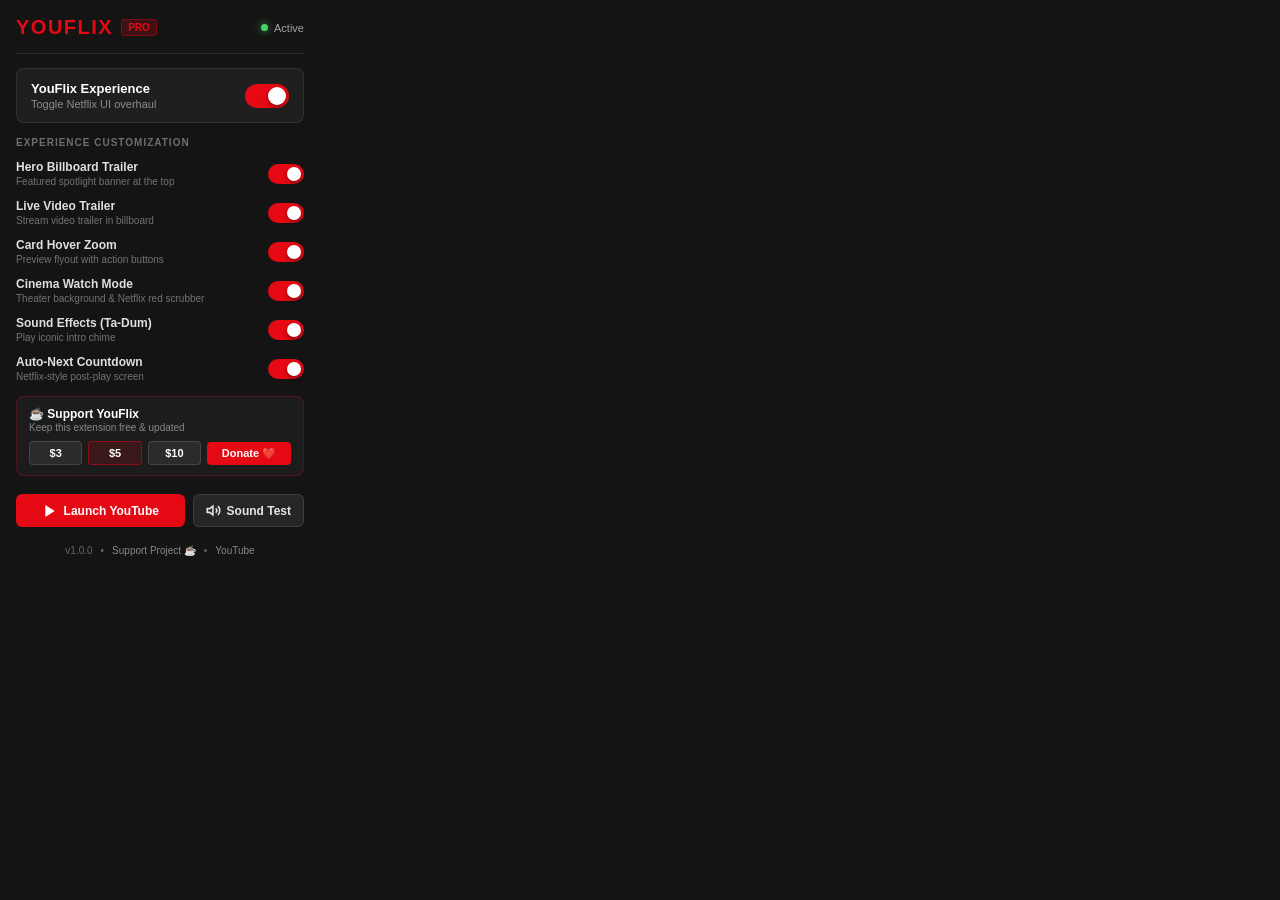
<file: popup.html>
<!DOCTYPE html>
<html lang="en">
<head>
  <meta charset="UTF-8">
  <meta name="viewport" content="width=device-width, initial-scale=1.0">
  <title>YouFlix Settings</title>
  <link rel="stylesheet" href="popup.css">
</head>
<body>
  <div class="popup-container">
    <!-- Header -->
    <header class="popup-header">
      <div class="logo-area">
        <span class="logo-text">YOUFLIX</span>
        <span class="badge-tag">PRO</span>
      </div>
      <div class="status-indicator" id="status-badge">
        <span class="status-dot"></span>
        <span class="status-text">Active</span>
      </div>
    </header>

    <div class="divider"></div>

    <!-- Master Switch -->
    <div class="master-switch-box">
      <div class="switch-info">
        <span class="switch-title">YouFlix Experience</span>
        <span class="switch-desc">Toggle Netflix UI overhaul</span>
      </div>
      <label class="toggle-switch">
        <input type="checkbox" id="toggle-enabled" checked>
        <span class="slider"></span>
      </label>
    </div>

    <!-- Settings List -->
    <div class="settings-section">
      <div class="section-label">EXPERIENCE CUSTOMIZATION</div>

      <div class="setting-item">
        <div class="setting-text">
          <span class="item-title">Hero Billboard Trailer</span>
          <span class="item-desc">Featured spotlight banner at the top</span>
        </div>
        <label class="toggle-switch small">
          <input type="checkbox" id="toggle-hero" checked>
          <span class="slider"></span>
        </label>
      </div>

      <div class="setting-item">
        <div class="setting-text">
          <span class="item-title">Live Video Trailer</span>
          <span class="item-desc">Stream video trailer in billboard</span>
        </div>
        <label class="toggle-switch small">
          <input type="checkbox" id="toggle-trailer" checked>
          <span class="slider"></span>
        </label>
      </div>

      <div class="setting-item">
        <div class="setting-text">
          <span class="item-title">Card Hover Zoom</span>
          <span class="item-desc">Preview flyout with action buttons</span>
        </div>
        <label class="toggle-switch small">
          <input type="checkbox" id="toggle-hover" checked>
          <span class="slider"></span>
        </label>
      </div>

      <div class="setting-item">
        <div class="setting-text">
          <span class="item-title">Cinema Watch Mode</span>
          <span class="item-desc">Theater background & Netflix red scrubber</span>
        </div>
        <label class="toggle-switch small">
          <input type="checkbox" id="toggle-cinema" checked>
          <span class="slider"></span>
        </label>
      </div>

      <div class="setting-item">
        <div class="setting-text">
          <span class="item-title">Sound Effects (Ta-Dum)</span>
          <span class="item-desc">Play iconic intro chime</span>
        </div>
        <label class="toggle-switch small">
          <input type="checkbox" id="toggle-sound" checked>
          <span class="slider"></span>
        </label>
      </div>

      <div class="setting-item">
        <div class="setting-text">
          <span class="item-title">Auto-Next Countdown</span>
          <span class="item-desc">Netflix-style post-play screen</span>
        </div>
        <label class="toggle-switch small">
          <input type="checkbox" id="toggle-autonext" checked>
          <span class="slider"></span>
        </label>
      </div>
    </div>

    <!-- Support & Donation -->
    <div class="donate-box">
      <div class="donate-info">
        <span class="donate-title">☕ Support YouFlix</span>
        <span class="donate-desc">Keep this extension free & updated</span>
      </div>
      <div class="donate-actions">
        <button class="donate-chip" data-amount="3" title="Donate $3">$3</button>
        <button class="donate-chip popular" data-amount="5" title="Donate $5 (Popular)">$5</button>
        <button class="donate-chip" data-amount="10" title="Donate $10">$10</button>
        <button class="btn-donate-link" id="btn-open-donate" title="All donation options">
          Donate ❤️
        </button>
      </div>
    </div>

    <!-- Actions -->
    <div class="actions-box">
      <button class="btn-primary" id="btn-open-youtube">
        <svg width="16" height="16" viewBox="0 0 24 24" fill="currentColor">
          <polygon points="5 3 19 12 5 21 5 3"></polygon>
        </svg>
        Launch YouTube
      </button>
      <button class="btn-secondary" id="btn-test-chime" title="Preview Audio">
        <svg width="15" height="15" viewBox="0 0 24 24" fill="none" stroke="currentColor" stroke-width="2.5">
          <polygon points="11 5 6 9 2 9 2 15 6 15 11 19 11 5"></polygon>
          <path d="M19.07 4.93a10 10 0 0 1 0 14.14M15.54 8.46a5 5 0 0 1 0 7.07"></path>
        </svg>
        Sound Test
      </button>
    </div>

    <!-- Footer -->
    <footer class="popup-footer">
      <span>v1.0.0</span>
      <span class="dot-separator">•</span>
      <a href="#" id="footer-donate-link" class="footer-link">Support Project ☕</a>
      <span class="dot-separator">•</span>
      <a href="https://www.youtube.com" target="_blank" class="footer-link">YouTube</a>
    </footer>
  </div>

  <script src="popup.js"></script>
</body>
</html>
</file>
<file: popup.css>
/* YouFlix popup styles */

* {
  box-sizing: border-box;
  margin: 0;
  padding: 0;
}

body {
  width: 320px;
  background-color: #141414;
  color: #FFFFFF;
  font-family: -apple-system, BlinkMacSystemFont, "Segoe UI", Roboto, Helvetica, Arial, sans-serif;
  user-select: none;
  overflow: hidden;
}

.popup-container {
  padding: 16px;
  display: flex;
  flex-direction: column;
  gap: 14px;
}

/* Header */
.popup-header {
  display: flex;
  align-items: center;
  justify-content: space-between;
}

.logo-area {
  display: flex;
  align-items: center;
  gap: 8px;
}

.logo-text {
  font-size: 20px;
  font-weight: 900;
  color: #E50914;
  letter-spacing: 1.5px;
}

.badge-tag {
  background: rgba(229, 9, 20, 0.2);
  color: #E50914;
  font-size: 10px;
  font-weight: 700;
  padding: 2px 6px;
  border-radius: 4px;
  border: 1px solid rgba(229, 9, 20, 0.4);
}

.status-indicator {
  display: flex;
  align-items: center;
  gap: 6px;
  font-size: 11px;
  color: #A3A3A3;
}

.status-dot {
  width: 7px;
  height: 7px;
  border-radius: 50%;
  background-color: #46D369;
  box-shadow: 0 0 8px rgba(70, 211, 105, 0.8);
}

.status-indicator.disabled .status-dot {
  background-color: #737373;
  box-shadow: none;
}

.divider {
  height: 1px;
  background: rgba(255, 255, 255, 0.1);
}

/* Master Switch */
.master-switch-box {
  background: #1F1F1F;
  border: 1px solid rgba(255, 255, 255, 0.08);
  border-radius: 8px;
  padding: 12px 14px;
  display: flex;
  align-items: center;
  justify-content: space-between;
}

.switch-info {
  display: flex;
  flex-direction: column;
  gap: 2px;
}

.switch-title {
  font-size: 13px;
  font-weight: 700;
  color: #FFF;
}

.switch-desc {
  font-size: 11px;
  color: #8C8C8C;
}

/* Toggle Switches */
.toggle-switch {
  position: relative;
  display: inline-block;
  width: 44px;
  height: 24px;
}

.toggle-switch input {
  opacity: 0;
  width: 0;
  height: 0;
}

.slider {
  position: absolute;
  cursor: pointer;
  top: 0;
  left: 0;
  right: 0;
  bottom: 0;
  background-color: #383838;
  transition: 0.3s cubic-bezier(0.2, 0.85, 0.4, 1.2);
  border-radius: 24px;
}

.slider:before {
  position: absolute;
  content: "";
  height: 18px;
  width: 18px;
  left: 3px;
  bottom: 3px;
  background-color: white;
  transition: 0.3s cubic-bezier(0.2, 0.85, 0.4, 1.2);
  border-radius: 50%;
  box-shadow: 0 2px 4px rgba(0, 0, 0, 0.4);
}

input:checked + .slider {
  background-color: #E50914;
}

input:checked + .slider:before {
  transform: translateX(20px);
}

.toggle-switch.small {
  width: 36px;
  height: 20px;
}

.toggle-switch.small .slider:before {
  height: 14px;
  width: 14px;
  left: 3px;
  bottom: 3px;
}

.toggle-switch.small input:checked + .slider:before {
  transform: translateX(16px);
}

/* Settings Section */
.settings-section {
  display: flex;
  flex-direction: column;
  gap: 12px;
}

.section-label {
  font-size: 10px;
  font-weight: 700;
  color: #6E6E6E;
  letter-spacing: 1px;
}

.setting-item {
  display: flex;
  align-items: center;
  justify-content: space-between;
}

.setting-text {
  display: flex;
  flex-direction: column;
  gap: 2px;
}

.item-title {
  font-size: 12px;
  font-weight: 600;
  color: #E0E0E0;
}

.item-desc {
  font-size: 10px;
  color: #737373;
}

/* Support card */
.donate-box {
  background: #1c1c1c;
  border: 1px solid rgba(229, 9, 20, 0.25);
  border-radius: 8px;
  padding: 10px 12px;
  display: flex;
  flex-direction: column;
  gap: 8px;
}

.donate-info {
  display: flex;
  flex-direction: column;
  gap: 1px;
}

.donate-title {
  font-size: 12px;
  font-weight: 700;
  color: #fff;
}

.donate-desc {
  font-size: 10px;
  color: #888;
}

.donate-actions {
  display: flex;
  align-items: center;
  gap: 6px;
}

.donate-chip {
  flex: 1;
  background: #2b2b2b;
  border: 1px solid rgba(255, 255, 255, 0.12);
  border-radius: 4px;
  color: #fff;
  font-size: 11px;
  font-weight: 700;
  padding: 5px 0;
  cursor: pointer;
  transition: all 0.2s ease;
  text-align: center;
}

.donate-chip:hover {
  background: #383838;
  border-color: rgba(255, 255, 255, 0.3);
  transform: translateY(-1px);
}

.donate-chip.popular {
  border-color: rgba(229, 9, 20, 0.5);
  background: rgba(229, 9, 20, 0.15);
  color: #fff;
}

.btn-donate-link {
  flex: 1.4;
  background: #E50914;
  color: #fff;
  border: none;
  border-radius: 4px;
  font-size: 11px;
  font-weight: 700;
  padding: 5px 6px;
  cursor: pointer;
  transition: background-color 0.2s ease, transform 0.1s ease;
  text-align: center;
}

.btn-donate-link:hover {
  background: #f40612;
  transform: translateY(-1px);
}

/* Actions */
.actions-box {
  display: flex;
  gap: 8px;
  margin-top: 4px;
}

.btn-primary {
  flex: 1;
  display: flex;
  align-items: center;
  justify-content: center;
  gap: 6px;
  background-color: #E50914;
  color: #FFF;
  border: none;
  padding: 8px 12px;
  border-radius: 6px;
  font-size: 12px;
  font-weight: 700;
  cursor: pointer;
  transition: background-color 0.2s, transform 0.1s;
}

.btn-primary:hover {
  background-color: #F40612;
}

.btn-primary:active {
  transform: scale(0.98);
}

.btn-secondary {
  display: flex;
  align-items: center;
  justify-content: center;
  gap: 6px;
  background-color: #262626;
  color: #E5E5E5;
  border: 1px solid rgba(255, 255, 255, 0.1);
  padding: 8px 12px;
  border-radius: 6px;
  font-size: 12px;
  font-weight: 600;
  cursor: pointer;
  transition: background-color 0.2s;
}

.btn-secondary:hover {
  background-color: #333333;
}

/* Footer */
.popup-footer {
  display: flex;
  align-items: center;
  justify-content: center;
  gap: 8px;
  font-size: 10px;
  color: #666666;
  margin-top: 4px;
}

.footer-link {
  color: #888888;
  text-decoration: none;
}

.footer-link:hover {
  color: #E50914;
}
</file>
